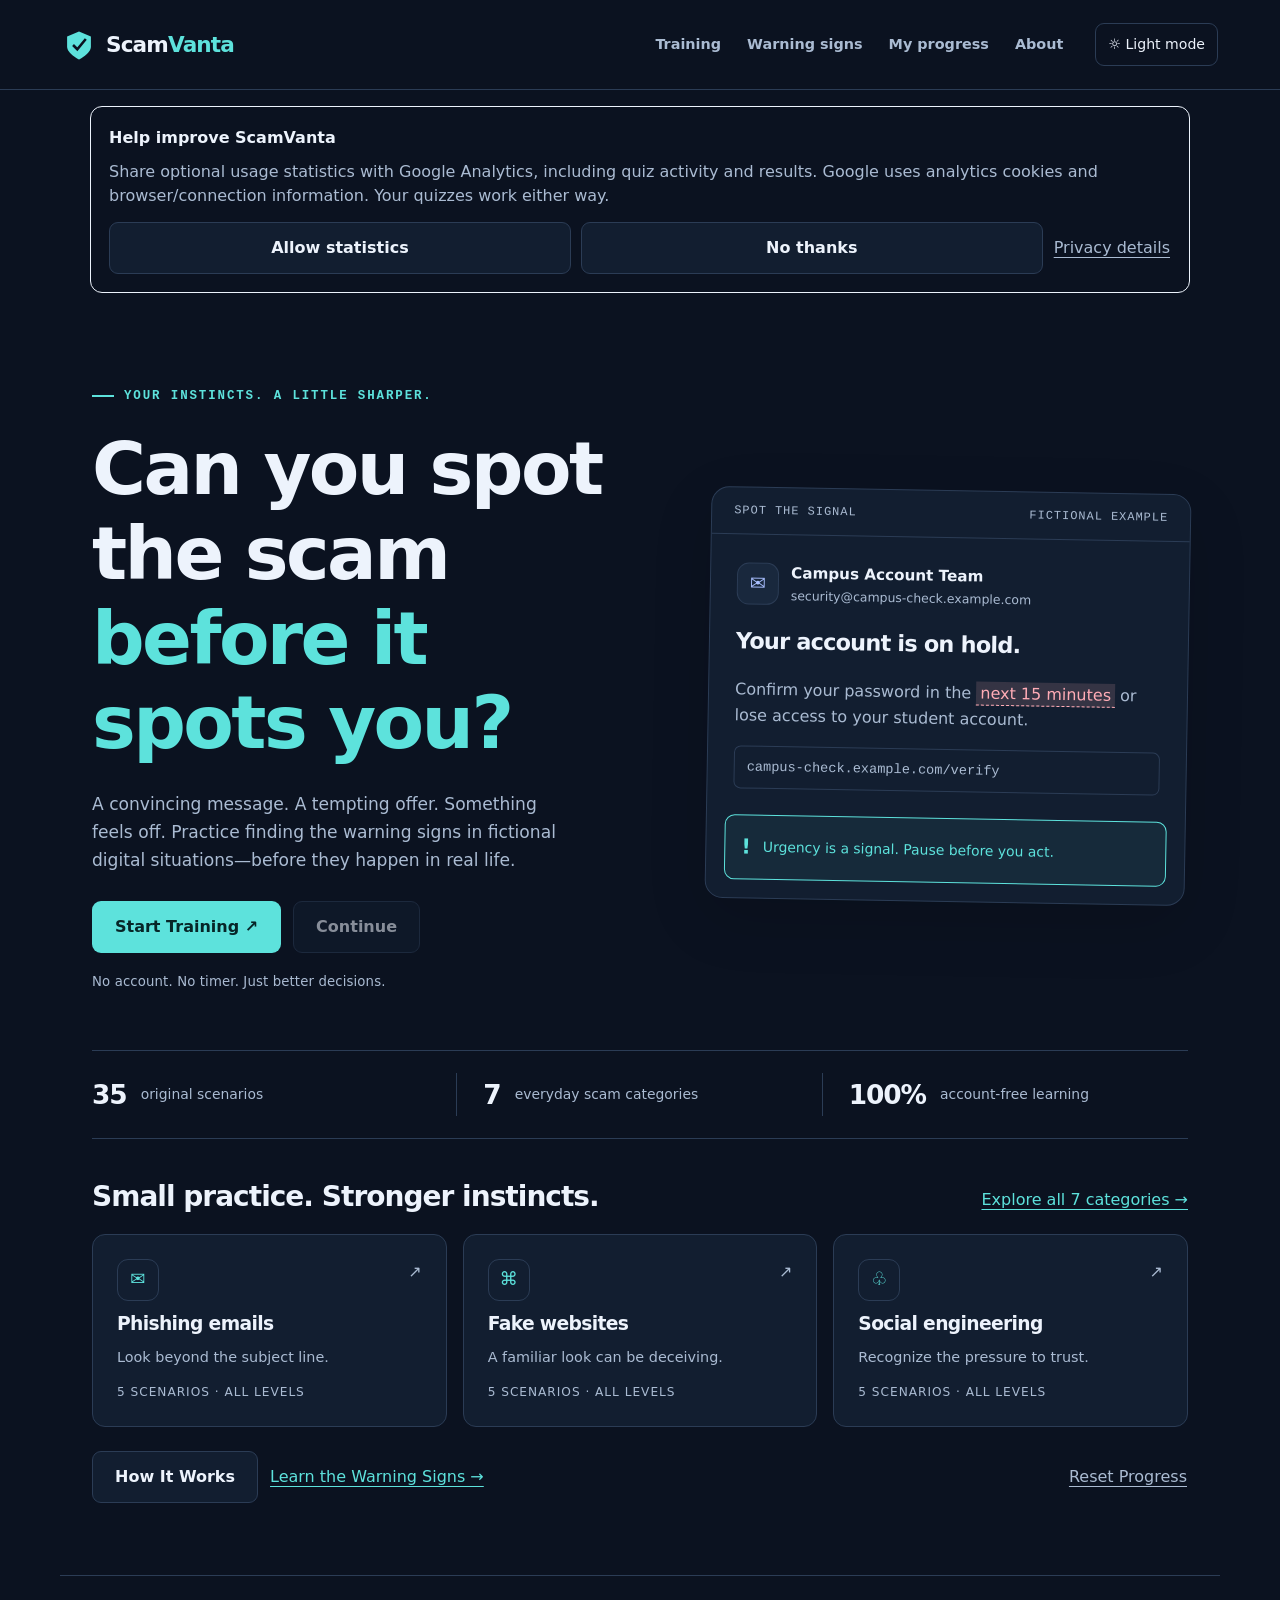
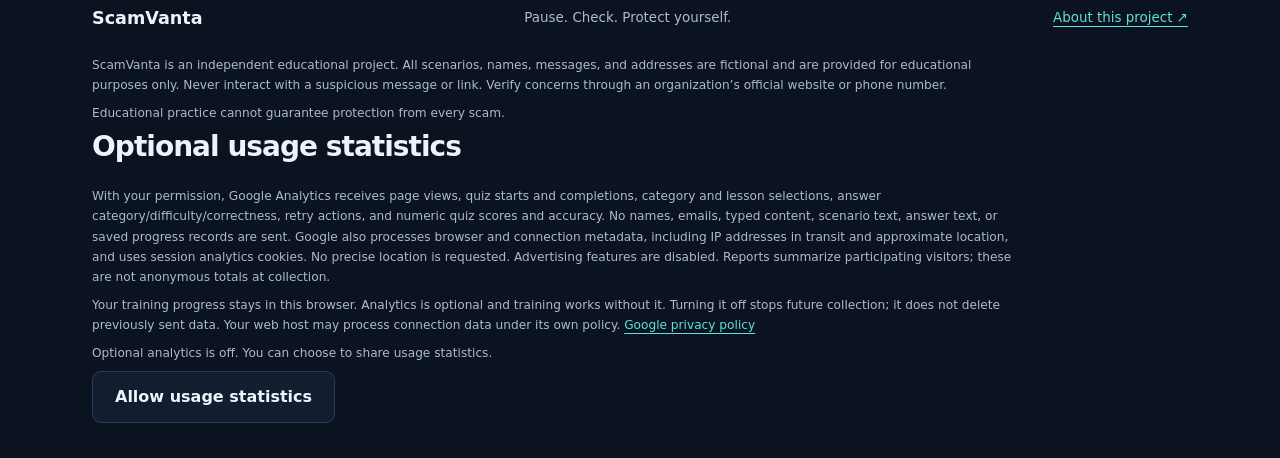
<file: index.html>
<!doctype html>
<html lang="en" data-theme="dark">
<head>
  <meta charset="utf-8">
  <meta name="viewport" content="width=device-width, initial-scale=1">
  <meta name="referrer" content="no-referrer">
  <meta name="description" content="Practice spotting online scams with 35 original interactive scenarios. Free, private, beginner-friendly cybersecurity training.">
  <meta name="theme-color" content="#0b1220">
  <title>ScamVanta — Learn to spot online scams</title>
  <link rel="icon" href="data:image/svg+xml,%3Csvg xmlns='http://www.w3.org/2000/svg' viewBox='0 0 40 40'%3E%3Crect width='40' height='40' rx='10' fill='%235de2dc'/%3E%3Cpath d='M20 7 31 12v9c0 7-11 13-11 13S9 28 9 21v-9z' fill='%230b1220'/%3E%3Cpath d='m15 20 4 4 7-9' fill='none' stroke='%235de2dc' stroke-width='3'/%3E%3C/svg%3E">
  <link rel="stylesheet" href="./styles.css?v=2">
  <script src="./scenarios.js" defer></script>
  <script src="./analytics-config.js" defer></script>
  <script src="./analytics.js?v=2" defer></script>
  <script src="./script.js" defer></script>
</head>
<body>
  <a class="skip" href="#main">Skip to content</a>
  <header class="site-header">
    <div class="header-inner">
      <a href="#home" class="brand" aria-label="ScamVanta home"><svg viewBox="0 0 40 40" aria-hidden="true"><path d="M20 4 34 10v12c0 8-14 15-14 15S6 30 6 22V10z"/><path class="check" d="m13 20 5 5 10-12"/></svg>Scam<span>Vanta</span></a>
      <button id="menu-toggle" class="icon-button menu-toggle" aria-expanded="false" aria-controls="navigation">☰ <span>Menu</span></button>
      <nav id="navigation" aria-label="Main navigation">
        <a href="#categories">Training</a><a href="#learn">Warning signs</a><a href="#progress">My progress</a><a href="#about">About</a>
      </nav>
      <button id="theme-toggle" class="icon-button" aria-label="Switch to light theme">☼ <span id="theme-label">Light mode</span></button>
    </div>
  </header>
  <section id="analytics-banner" class="analytics-banner" aria-labelledby="analytics-banner-title" hidden>
    <strong id="analytics-banner-title">Help improve ScamVanta</strong>
    <p>Share optional usage statistics with Google Analytics, including quiz activity and results. Google uses analytics cookies and browser/connection information. Your quizzes work either way.</p>
    <div class="actions">
      <button id="banner-allow" class="button secondary" type="button">Allow statistics</button>
      <button id="banner-decline" class="button secondary" type="button">No thanks</button>
      <button id="banner-details" class="button quiet" type="button">Privacy details</button>
    </div>
  </section>
  <div id="storage-notice" class="notice" role="status" hidden></div>
  <main id="main" tabindex="-1"></main>
  <footer>
    <div class="footer-top"><a class="footer-brand" href="#home">ScamVanta</a><span>Pause. Check. Protect yourself.</span><a href="#about">About this project ↗</a></div>
    <p>ScamVanta is an independent educational project. All scenarios, names, messages, and addresses are fictional and are provided for educational purposes only. Never interact with a suspicious message or link. Verify concerns through an organization’s official website or phone number.</p>
    <p>Educational practice cannot guarantee protection from every scam.</p>
    <section id="analytics-privacy" tabindex="-1" aria-label="Analytics privacy choices">
      <h2>Optional usage statistics</h2>
      <p>With your permission, Google Analytics receives page views, quiz starts and completions, category and lesson selections, answer category/difficulty/correctness, retry actions, and numeric quiz scores and accuracy. No names, emails, typed content, scenario text, answer text, or saved progress records are sent. Google also processes browser and connection metadata, including IP addresses in transit and approximate location, and uses session analytics cookies. No precise location is requested. Advertising features are disabled. Reports summarize participating visitors; these are not anonymous totals at collection.</p>
      <p>Your training progress stays in this browser. Analytics is optional and training works without it. Turning it off stops future collection; it does not delete previously sent data. Your web host may process connection data under its own policy. <a href="https://policies.google.com/privacy" target="_blank" rel="noopener noreferrer">Google privacy policy</a></p>
      <p id="analytics-status" role="status">Optional analytics is off.</p>
      <div class="actions"><button id="analytics-allow" class="button secondary" type="button" hidden>Allow usage statistics</button><button id="analytics-decline" class="button secondary" type="button" hidden>Turn off usage statistics</button></div>
    </section>
  </footer>
  <dialog id="confirm-dialog" aria-labelledby="confirm-title" aria-describedby="confirm-description">
    <h2 id="confirm-title">Reset all progress?</h2><p id="confirm-description"></p>
    <div class="actions"><button id="confirm-cancel" class="button secondary" autofocus>Cancel</button><button id="confirm-accept" class="button danger">Reset Progress</button></div>
  </dialog>
  <noscript><p class="notice">Please enable JavaScript to use the interactive training. Optional analytics remains off without JavaScript.</p></noscript>
</body>
</html>
</file>
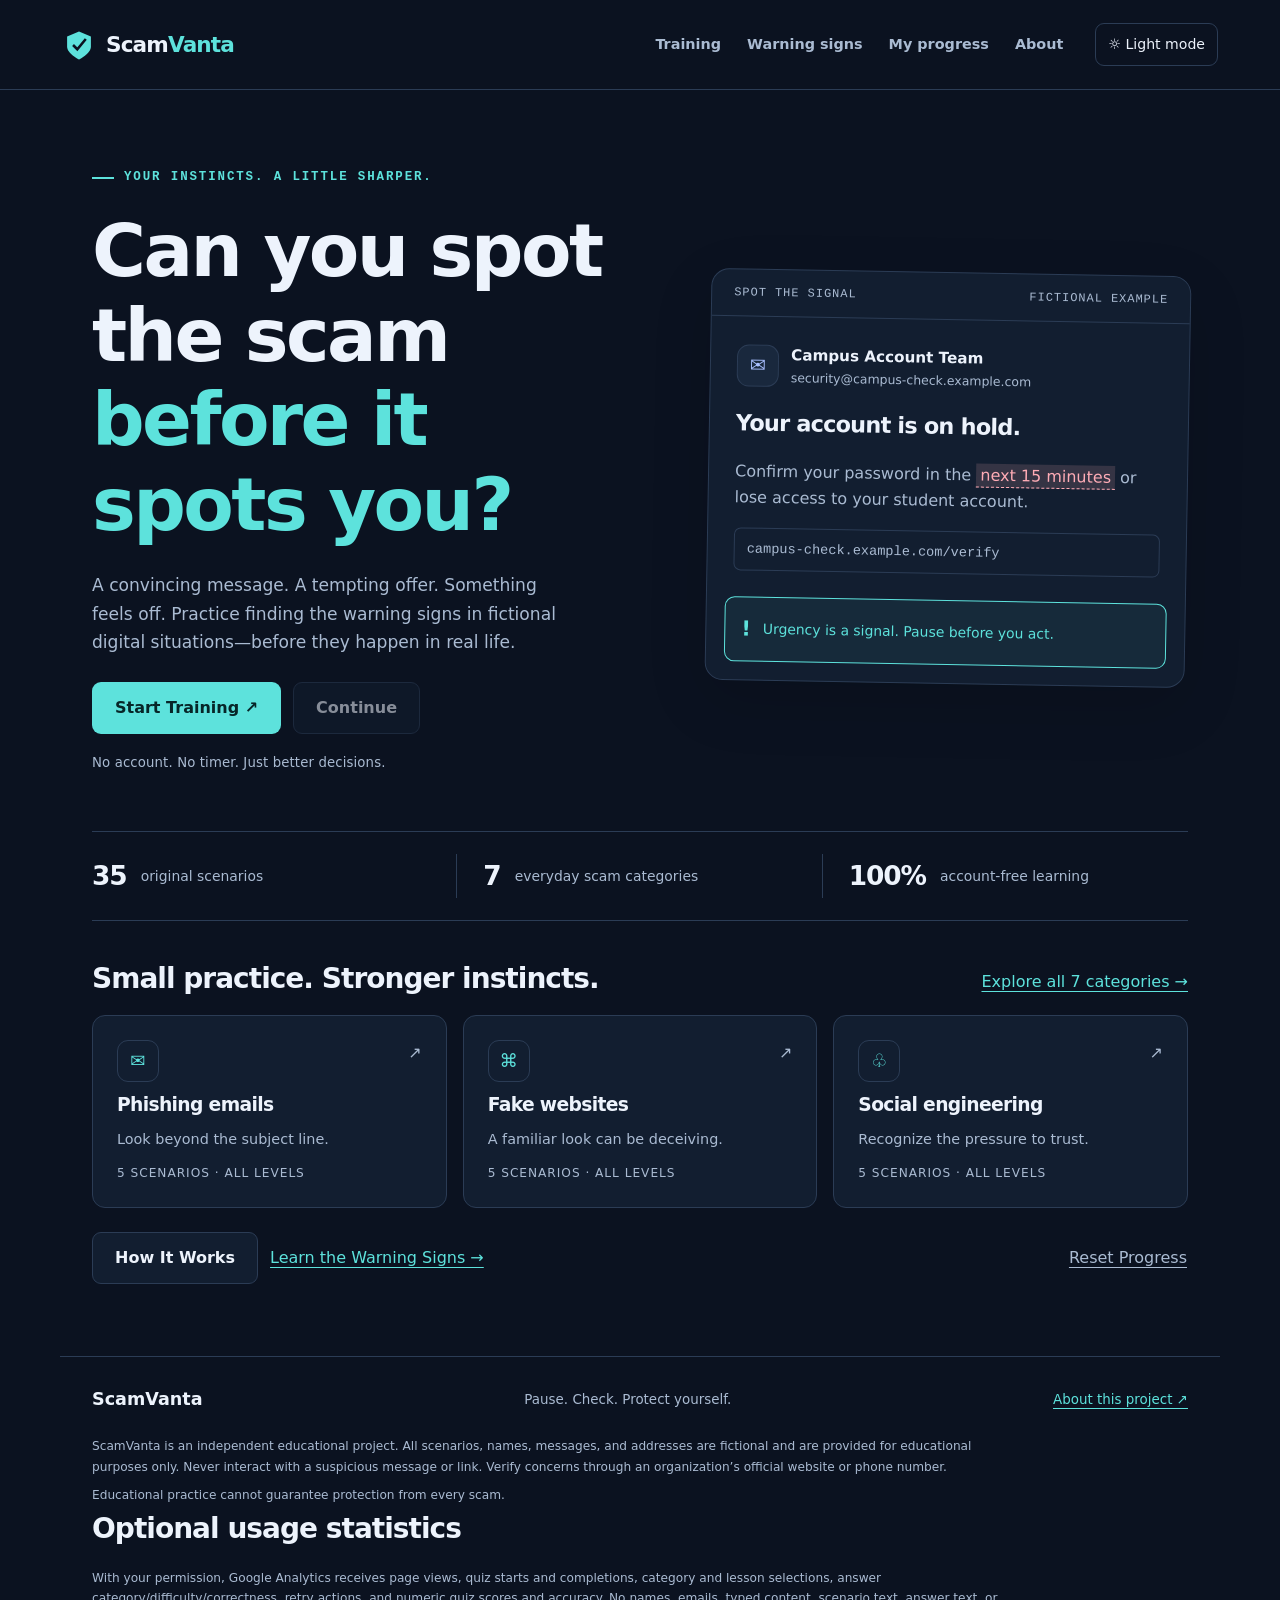
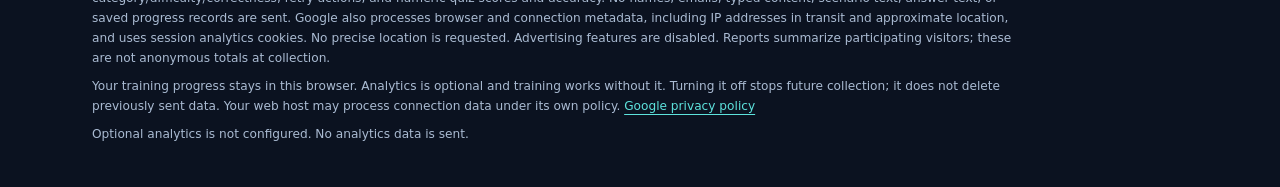
<file: scamvanta/index.html>
<!doctype html>
<html lang="en" data-theme="dark">
<head>
  <meta charset="utf-8">
  <meta name="viewport" content="width=device-width, initial-scale=1">
  <meta name="referrer" content="no-referrer">
  <meta name="description" content="Practice spotting online scams with 35 original interactive scenarios. Free, private, beginner-friendly cybersecurity training.">
  <meta name="theme-color" content="#0b1220">
  <title>ScamVanta — Learn to spot online scams</title>
  <link rel="icon" href="data:image/svg+xml,%3Csvg xmlns='http://www.w3.org/2000/svg' viewBox='0 0 40 40'%3E%3Crect width='40' height='40' rx='10' fill='%235de2dc'/%3E%3Cpath d='M20 7 31 12v9c0 7-11 13-11 13S9 28 9 21v-9z' fill='%230b1220'/%3E%3Cpath d='m15 20 4 4 7-9' fill='none' stroke='%235de2dc' stroke-width='3'/%3E%3C/svg%3E">
  <link rel="stylesheet" href="./styles.css?v=1">
  <script src="./scenarios.js" defer></script>
  <script src="./analytics-config.js" defer></script>
  <script src="./analytics.js" defer></script>
  <script src="./script.js" defer></script>
</head>
<body>
  <a class="skip" href="#main">Skip to content</a>
  <header class="site-header">
    <div class="header-inner">
      <a href="#home" class="brand" aria-label="ScamVanta home"><svg viewBox="0 0 40 40" aria-hidden="true"><path d="M20 4 34 10v12c0 8-14 15-14 15S6 30 6 22V10z"/><path class="check" d="m13 20 5 5 10-12"/></svg>Scam<span>Vanta</span></a>
      <button id="menu-toggle" class="icon-button menu-toggle" aria-expanded="false" aria-controls="navigation">☰ <span>Menu</span></button>
      <nav id="navigation" aria-label="Main navigation">
        <a href="#categories">Training</a><a href="#learn">Warning signs</a><a href="#progress">My progress</a><a href="#about">About</a>
      </nav>
      <button id="theme-toggle" class="icon-button" aria-label="Switch to light theme">☼ <span id="theme-label">Light mode</span></button>
    </div>
  </header>
  <div id="storage-notice" class="notice" role="status" hidden></div>
  <main id="main" tabindex="-1"></main>
  <footer>
    <div class="footer-top"><a class="footer-brand" href="#home">ScamVanta</a><span>Pause. Check. Protect yourself.</span><a href="#about">About this project ↗</a></div>
    <p>ScamVanta is an independent educational project. All scenarios, names, messages, and addresses are fictional and are provided for educational purposes only. Never interact with a suspicious message or link. Verify concerns through an organization’s official website or phone number.</p>
    <p>Educational practice cannot guarantee protection from every scam.</p>
    <section aria-label="Analytics privacy choices">
      <h2>Optional usage statistics</h2>
      <p>With your permission, Google Analytics receives page views, quiz starts and completions, category and lesson selections, answer category/difficulty/correctness, retry actions, and numeric quiz scores and accuracy. No names, emails, typed content, scenario text, answer text, or saved progress records are sent. Google also processes browser and connection metadata, including IP addresses in transit and approximate location, and uses session analytics cookies. No precise location is requested. Advertising features are disabled. Reports summarize participating visitors; these are not anonymous totals at collection.</p>
      <p>Your training progress stays in this browser. Analytics is optional and training works without it. Turning it off stops future collection; it does not delete previously sent data. Your web host may process connection data under its own policy. <a href="https://policies.google.com/privacy" target="_blank" rel="noopener noreferrer">Google privacy policy</a></p>
      <p id="analytics-status" role="status">Optional analytics is off.</p>
      <div class="actions"><button id="analytics-allow" class="button secondary" type="button" hidden>Allow usage statistics</button><button id="analytics-decline" class="button secondary" type="button" hidden>Turn off usage statistics</button></div>
    </section>
  </footer>
  <dialog id="confirm-dialog" aria-labelledby="confirm-title" aria-describedby="confirm-description">
    <h2 id="confirm-title">Reset all progress?</h2><p id="confirm-description"></p>
    <div class="actions"><button id="confirm-cancel" class="button secondary" autofocus>Cancel</button><button id="confirm-accept" class="button danger">Reset Progress</button></div>
  </dialog>
  <noscript><p class="notice">Please enable JavaScript to use the interactive training. Optional analytics remains off without JavaScript.</p></noscript>
</body>
</html>
</file>
<file: styles.css>
:root {
  color-scheme:dark;
  --bg:#0b1220;
  --surface:#121e30;
  --raised:#19283d;
  --text:#edf3fc;
  --muted:#aabbd2;
  --line:#2b3c55;
  --accent:#5de2dc;
  --ink:#072628;
  --blue:#a9bfff;
  --good:#82e3b0;
  --bad:#ffacb6;
  --shadow:0 20px 60px #0002;
}
:root[data-theme=light] {
  color-scheme:light;
  --bg:#f4f7fc;
  --surface:#fff;
  --raised:#eaf0f8;
  --text:#14253e;
  --muted:#4d617c;
  --line:#cad5e4;
  --accent:#077572;
  --ink:#fff;
  --blue:#3658ab;
  --good:#156940;
  --bad:#a52540;
  --shadow:0 16px 50px #2136530b;
}
* {
  box-sizing:border-box;
}
html {
  scroll-behavior:smooth;
}
body {
  margin:0;
  background:var(--bg);
  color:var(--text);
  font:16px/1.65 system-ui,-apple-system,BlinkMacSystemFont,"Segoe UI",sans-serif;
}
button,a,input {
  touch-action:manipulation;
}
button {
  font:inherit;
  cursor:pointer;
}
a {
  color:var(--accent);
  text-underline-offset:4px;
}
button:disabled {
  cursor:default;
  opacity:.55;
}
button:focus-visible,a:focus-visible,summary:focus-visible {
  outline:3px solid var(--accent);
  outline-offset:5px;
}
h1,h2,h3,p {
  margin-top:0;
}
h1,h2,h3 {
  line-height:1.15;
  letter-spacing:-.035em;
}
h1 {
  font-size:clamp(2.3rem,5.8vw,4.6rem);
  font-weight:750;
  margin-bottom:24px;
}
h2 {
  font-size:1.75rem;
}
h3 {
  font-size:1.17rem;
}
p {
  color:var(--muted);
}
[hidden] {
  display:none!important;
}
.skip {
  position:absolute;
  left:20px;
  top:-80px;
  background:var(--accent);
  color:var(--ink);
  padding:12px;
  z-index:10;
}
.skip:focus {
  top:10px;
}
.site-header {
  border-bottom:1px solid var(--line);
}
.header-inner {
  max-width:1220px;
  margin:auto;
  display:flex;
  gap:32px;
  align-items:center;
  padding:23px 32px;
}
.brand {
  display:flex;
  align-items:center;
  gap:10px;
  font-size:1.35rem;
  font-weight:750;
  color:var(--text);
  text-decoration:none;
  letter-spacing:-.04em;
}
.brand span {
  color:var(--accent);
  margin-left:-10px;
}
.brand svg {
  width:34px;
  fill:var(--accent);
}
.brand .check {
  fill:none;
  stroke:var(--bg);
  stroke-width:3;
}
.header-inner nav {
  display:flex;
  gap:26px;
  margin-left:auto;
}
.header-inner nav a {
  font-size:.9rem;
  color:var(--muted);
  text-decoration:none;
  font-weight:600;
}
.header-inner nav a:hover,.header-inner nav a[aria-current=page] {
  color:var(--accent);
}
.icon-button {
  background:none;
  border:1px solid var(--line);
  border-radius:9px;
  color:var(--text);
  padding:9px 12px;
  font-size:.88rem;
}
.menu-toggle {
  display:none;
}
main {
  max-width:1160px;
  margin:auto;
  padding:48px 32px 72px;
  min-height:68vh;
}
main:focus {
  outline:none;
}
.eyebrow {
  display:flex;
  align-items:center;
  gap:10px;
  color:var(--accent);
  font:700 .78rem/1.5 ui-monospace,Consolas,monospace;
  letter-spacing:.15em;
  text-transform:uppercase;
  margin-bottom:22px;
}
.eyebrow:before {
  content:"";
  display:inline-block;
  width:22px;
  height:2px;
  background:var(--accent);
}
.hero {
  display:grid;
  grid-template-columns:1.15fr 1fr;
  gap:64px;
  align-items:center;
  padding:30px 0 44px;
}
.hero h1 em {
  font-style:normal;
  color:var(--accent);
}
.hero .intro {
  font-size:1.07rem;
  max-width:480px;
  margin-bottom:26px;
}
.actions {
  display:flex;
  gap:12px;
  flex-wrap:wrap;
  align-items:center;
}
.button {
  display:inline-flex;
  justify-content:center;
  align-items:center;
  gap:10px;
  border-radius:9px;
  border:1px solid transparent;
  padding:13px 22px;
  font-weight:700;
  text-decoration:none;
  background:var(--accent);
  color:var(--ink);
  line-height:1.5;
  transition:transform .16s,background .16s;
}
.button:hover:not(:disabled) {
  transform:translateY(-2px);
  filter:brightness(1.08);
}
.button.secondary {
  border-color:var(--line);
  background:var(--surface);
  color:var(--text);
}
.button.quiet {
  padding:8px 0;
  background:none;
  color:var(--muted);
  font-weight:500;
  text-decoration:underline;
  text-underline-offset:4px;
}
.button.danger {
  background:var(--bad);
  color:var(--bg);
}
.micro {
  font-size:.83rem;
  margin-top:18px;
  letter-spacing:.01em;
}
.demo {
  position:relative;
  background:var(--surface);
  border:1px solid var(--line);
  border-radius:18px;
  box-shadow:var(--shadow);
  transform:rotate(1deg);
}
.demo-top {
  padding:16px 22px;
  border-bottom:1px solid var(--line);
  display:flex;
  justify-content:space-between;
  font:500 .75rem ui-monospace,Consolas,monospace;
  color:var(--muted);
  letter-spacing:.08em;
}
.demo-body {
  padding:26px;
}
.avatar {
  height:42px;
  width:42px;
  background:var(--raised);
  border:1px solid var(--line);
  border-radius:12px;
  display:grid;
  place-items:center;
  color:var(--blue);
  font-size:1.2rem;
}
.sender {
  display:flex;
  gap:12px;
  align-items:center;
  margin-bottom:22px;
}
.sender strong {
  display:block;
  font-size:.95rem;
}
.sender small {
  display:block;
  color:var(--muted);
  font-size:.78rem;
  overflow-wrap:anywhere;
}
.demo h3 {
  font-size:1.4rem;
}
.demo .flag {
  display:inline;
  background:color-mix(in srgb,var(--bad) 15%,transparent);
  color:var(--bad);
  padding:2px 4px;
  border-bottom:1px dashed var(--bad);
}
.demo-url {
  font: .85rem/1.6 ui-monospace,Consolas,monospace;
  color:var(--muted);
  overflow-wrap:anywhere;
  border:1px solid var(--line);
  padding:10px 12px;
  border-radius:7px;
}
.demo-bottom {
  display:flex;
  gap:12px;
  align-items:center;
  margin:0 18px 18px;
  padding:14px 16px;
  border:1px solid var(--accent);
  border-radius:10px;
  background:color-mix(in srgb,var(--accent) 6%,var(--surface));
  font-size:.87rem;
  color:var(--accent);
}
.demo-bottom b {
  font-size:1.3rem;
}
.facts {
  display:grid;
  grid-template-columns:repeat(3,1fr);
  border-top:1px solid var(--line);
  border-bottom:1px solid var(--line);
  padding:22px 0;
  margin:0 0 42px;
}
.fact {
  padding:0 26px;
  border-right:1px solid var(--line);
  display:flex;
  gap:14px;
  align-items:center;
}
.fact:first-child {
  padding-left:0;
}
.fact:last-child {
  border:0;
}
.fact strong {
  font-size:1.65rem;
  letter-spacing:-.04em;
}
.fact span {
  font-size:.87rem;
  color:var(--muted);
  line-height:1.5;
}
.section-heading {
  display:flex;
  justify-content:space-between;
  align-items:end;
  gap:16px;
  margin-bottom:20px;
}
.section-heading h2 {
  margin-bottom:0;
}
.section-heading p {
  margin-bottom:0;
}
.grid {
  display:grid;
  grid-template-columns:repeat(3,minmax(0,1fr));
  gap:16px;
}
.card {
  background:var(--surface);
  border:1px solid var(--line);
  border-radius:13px;
  padding:24px;
}
.card p:last-child {
  margin-bottom:0;
}
.topic-card {
  display:flex;
  flex-direction:column;
  gap:12px;
  position:relative;
  color:var(--text);
  text-decoration:none;
  transition:border-color .18s,transform .18s;
}
.topic-card:hover {
  border-color:var(--accent);
  transform:translateY(-3px);
}
.topic-card .symbol {
  width:42px;
  height:42px;
  border:1px solid var(--line);
  border-radius:11px;
  display:grid;
  place-items:center;
  color:var(--accent);
  font-size:1.15rem;
}
.topic-card h3 {
  margin:0;
}
.topic-card p {
  font-size:.9rem;
  margin:0;
}
.topic-card .card-meta {
  font-size:.76rem;
  letter-spacing:.08em;
  text-transform:uppercase;
  color:var(--muted);
  margin-top:auto;
}
.topic-card .arrow {
  position:absolute;
  right:24px;
  top:24px;
  color:var(--muted);
}
.home-bottom {
  display:flex;
  justify-content:space-between;
  align-items:center;
  margin-top:24px;
  gap:16px;
}
.page-intro {
  max-width:720px;
  margin-bottom:30px;
}
.page-intro h1 {
  font-size:clamp(2.2rem,4vw,3.5rem);
}
.page-intro p {
  font-size:1.05rem;
}
.mixed-card {
  display:flex;
  justify-content:space-between;
  gap:22px;
  align-items:center;
  border-color:var(--accent);
  margin-bottom:24px;
  background:linear-gradient(110deg,color-mix(in srgb,var(--accent) 9%,var(--surface)),var(--surface));
}
.mixed-card h2 {
  margin-bottom:7px;
}
.mixed-card p {
  margin:0;
}
.session-bar {
  display:flex;
  justify-content:space-between;
  align-items:center;
  gap:12px;
  margin-bottom:22px;
}
.session-bar h1 {
  font-size:1.15rem;
  margin:0;
}
.score-row {
  display:flex;
  gap:24px;
  font-size:.87rem;
  color:var(--muted);
}
.score-row strong {
  color:var(--text);
  margin-left:6px;
}
.quiz-wrap {
  max-width:800px;
  margin:auto;
}
.progress-label {
  display:flex;
  justify-content:space-between;
  font-size:.8rem;
  color:var(--muted);
  margin-bottom:9px;
}
progress {
  width:100%;
  height:7px;
  display:block;
  border:0;
  appearance:none;
  background:var(--raised);
  border-radius:20px;
  overflow:hidden;
  margin-bottom:30px;
}
progress::-webkit-progress-bar {
  background:var(--raised);
}
progress::-webkit-progress-value {
  background:var(--accent);
  border-radius:20px;
}
progress::-moz-progress-bar {
  background:var(--accent);
}
.badges {
  display:flex;
  gap:9px;
  flex-wrap:wrap;
  margin-bottom:20px;
}
.badge {
  font-size:.76rem;
  color:var(--blue);
  background:var(--raised);
  border:1px solid var(--line);
  border-radius:30px;
  padding:4px 11px;
}
.quiz-title {
  font-size:1.8rem;
  margin-bottom:22px;
}
.message {
  background:var(--surface);
  border:1px solid var(--line);
  border-radius:12px;
  overflow:hidden;
  margin-bottom:26px;
}
.message-label {
  display:flex;
  justify-content:space-between;
  gap:14px;
  padding:12px 20px;
  background:var(--raised);
  font-size:.78rem;
  color:var(--muted);
}
.message-text {
  margin:0;
  padding:24px;
  white-space:pre-wrap;
  overflow-wrap:anywhere;
  color:var(--text);
  font-size:1.03rem;
  line-height:1.8;
}
.question-label {
  font-size:1.1rem;
  margin-bottom:14px;
}
.answers {
  display:grid;
  gap:11px;
}
.answer {
  display:flex;
  align-items:center;
  text-align:left;
  gap:16px;
  width:100%;
  background:var(--surface);
  border:1px solid var(--line);
  border-radius:10px;
  padding:16px 18px;
  color:var(--text);
  line-height:1.5;
  transition:border-color .15s,background .15s;
}
.answer:hover:not(:disabled) {
  border-color:var(--accent);
  background:var(--raised);
}
.answer .key {
  flex-shrink:0;
  display:grid;
  place-items:center;
  width:29px;
  height:29px;
  border:1px solid var(--line);
  border-radius:6px;
  color:var(--muted);
  font:500 .84rem ui-monospace,Consolas,monospace;
}
.answer:disabled {
  opacity:1;
}
.answer.correct {
  border:2px solid var(--good);
}
.answer.incorrect {
  border:2px solid var(--bad);
}
.answer small {
  display:block;
  font-weight:700;
  margin-top:3px;
}
.answer.correct small {
  color:var(--good);
}
.answer.incorrect small {
  color:var(--bad);
}
.quiz-help {
  font-size:.8rem;
  margin-top:14px;
}
.feedback {
  border-left:4px solid var(--accent);
  margin-top:24px;
  background:var(--surface);
  padding:24px;
  border-radius:0 12px 12px 0;
}
.feedback h2 {
  font-size:1.4rem;
}
.feedback h3 {
  margin-top:22px;
  font-size:.94rem;
  letter-spacing:0;
}
.feedback ul {
  padding-left:22px;
  color:var(--muted);
}
.feedback li::marker {
  color:var(--bad);
}
.safe-action {
  color:var(--text);
  padding:14px;
  border:1px solid var(--line);
  border-radius:8px;
}
.feedback .actions {
  justify-content:flex-end;
}
.stats-grid {
  display:grid;
  grid-template-columns:repeat(4,1fr);
  gap:14px;
  margin:25px 0;
}
.stat {
  padding:20px;
  border:1px solid var(--line);
  border-radius:12px;
  background:var(--surface);
}
.stat strong {
  display:block;
  font-size:2rem;
  line-height:1.25;
  letter-spacing:-.04em;
}
.stat span {
  font-size:.85rem;
  color:var(--muted);
}
.split {
  display:grid;
  grid-template-columns:1fr 1fr;
  gap:24px;
  margin-bottom:30px;
}
.performance-row {
  margin-bottom:18px;
}
.performance-label {
  display:flex;
  justify-content:space-between;
  gap:14px;
  font-size:.9rem;
  margin-bottom:7px;
}
.performance-row progress {
  height:5px;
  margin:0;
}
.performance-label span {
  color:var(--muted);
  white-space:nowrap;
}
details {
  border:1px solid var(--line);
  border-radius:10px;
  margin-bottom:12px;
  background:var(--surface);
}
summary {
  cursor:pointer;
  padding:18px 20px;
  font-weight:650;
}
details .detail-body {
  padding:0 20px 20px;
}
details .detail-body p {
  margin-bottom:12px;
}
details ul {
  color:var(--muted);
}
.learning-grid {
  grid-template-columns:repeat(2,minmax(0,1fr));
}
.learning-grid .card {
  scroll-margin-top:24px;
}
.learning-grid h2 {
  font-size:1.2rem;
  letter-spacing:-.02em;
}
.learning-grid .number {
  display:block;
  font:500 .82rem ui-monospace,Consolas,monospace;
  color:var(--accent);
  margin-bottom:16px;
}
.learning-grid .example {
  border-top:1px solid var(--line);
  padding-top:13px;
  font-size:.9rem;
  color:var(--text);
}
.notice {
  max-width:1096px;
  margin:20px auto;
  padding:14px 20px;
  border:1px solid var(--bad);
  border-radius:8px;
  color:var(--text);
  background:var(--surface);
}
.prose {
  max-width:750px;
}
.prose h2 {
  margin-top:30px;
}
.prose li {
  color:var(--muted);
  margin-bottom:14px;
}
.prose .card {
  margin:25px 0;
}
.empty {
  padding:36px;
  text-align:center;
  border:1px dashed var(--line);
  border-radius:12px;
  margin:24px 0;
}
footer {
  max-width:1160px;
  padding:28px 32px 35px;
  margin:auto;
  border-top:1px solid var(--line);
}
.footer-top {
  display:flex;
  align-items:center;
  justify-content:space-between;
  gap:20px;
  margin-bottom:22px;
  font-size:.84rem;
  color:var(--muted);
}
.footer-brand {
  font-size:1.1rem;
  font-weight:750;
  text-decoration:none;
  color:var(--text);
}
footer p {
  font-size:.76rem;
  max-width:920px;
  margin-bottom:8px;
}
dialog {
  max-width:460px;
  width:calc(100% - 40px);
  background:var(--surface);
  color:var(--text);
  border:1px solid var(--line);
  padding:28px;
  border-radius:15px;
  box-shadow:var(--shadow);
}
dialog::backdrop {
  background:#040914bb;
  backdrop-filter:blur(4px);
}
dialog h2 {
  font-size:1.5rem;
}
dialog .actions {
  justify-content:flex-end;
}
main>* {
  animation:appear .25s ease-out;
}
@keyframes appear {
  from {
    opacity:0;
    transform:translateY(5px);
  }
  to {
    opacity:1;
    transform:translateY(0);
  }
}
@media(max-width:1000px) {
  .header-inner {
    gap:18px;
  }
  .header-inner nav {
    gap:16px;
  }
  .hero {
    gap:32px;
  }
  .header-inner #theme-label {
    display:none;
  }
  .grid {
    grid-template-columns:repeat(2,minmax(0,1fr));
  }
}
@media(max-width:700px) {
  .header-inner {
    padding:18px 20px;
    flex-wrap:wrap;
    gap:12px;
  }
  .brand {
    font-size:1.15rem;
  }
  .brand svg {
    width:28px;
  }
  .menu-toggle {
    display:block;
    margin-left:auto;
  }
  .header-inner nav {
    display:none;
    order:4;
    width:100%;
    margin:0;
    padding-top:10px;
    border-top:1px solid var(--line);
    flex-wrap:wrap;
    gap:18px;
  }
  .header-inner nav.open {
    display:flex;
  }
  main {
    padding:30px 20px 45px;
  }
  .hero {
    grid-template-columns:1fr;
    padding:10px 0 32px;
    gap:32px;
  }
  .hero h1 {
    max-width:500px;
  }
  .demo {
    transform:none;
  }
  .facts {
    padding:18px 0;
    gap:12px;
    margin-bottom:30px;
  }
  .fact {
    display:block;
    padding:0 10px;
  }
  .fact strong {
    display:block;
    font-size:1.4rem;
  }
  .fact span {
    font-size:.77rem;
  }
  .grid,.learning-grid,.split {
    grid-template-columns:1fr;
  }
  .section-heading {
    display:block;
  }
  .section-heading p {
    margin-top:10px;
  }
  .mixed-card {
    align-items:stretch;
    flex-direction:column;
  }
  .stats-grid {
    grid-template-columns:repeat(2,1fr);
  }
  .home-bottom {
    align-items:flex-start;
    flex-direction:column;
  }
  .session-bar {
    align-items:flex-start;
    flex-wrap:wrap;
  }
  .score-row {
    gap:18px;
  }
  .message-text {
    padding:20px;
  }
  .quiz-title {
    font-size:1.6rem;
  }
  .answer {
    padding:14px 12px;
    gap:12px;
  }
  .feedback {
    padding:20px;
  }
  .footer-top {
    flex-wrap:wrap;
    gap:12px;
  }
  .footer-top span {
    display:none;
  }
  footer {
    padding:25px 20px;
  }
  .page-intro h1 {
    font-size:2.3rem;
  }
}
.card {
  min-width:0;
  overflow-wrap:anywhere;
}
@media(prefers-reduced-motion:reduce) {
  html {
    scroll-behavior:auto;
  }
  *,*::before,*::after {
    animation:none!important;
    transition:none!important;
  }
}

/* In-flow notice: visible at arrival without covering training controls. */
.analytics-banner { margin: 16px auto; padding: 18px; max-width: 1100px; width: calc(100% - 32px); box-sizing: border-box; border: 1px solid currentColor; border-radius: 12px; }
.analytics-banner[hidden] { display: none; }
.analytics-banner p { margin: 8px 0 14px; line-height: 1.5; }
.analytics-banner .actions { display: flex; flex-wrap: wrap; gap: 10px; }
.analytics-banner .button.secondary { flex: 1 1 160px; }
#analytics-privacy { scroll-margin-top: 100px; }
</file>
<file: scamvanta/styles.css>
:root {
  color-scheme:dark;
  --bg:#0b1220;
  --surface:#121e30;
  --raised:#19283d;
  --text:#edf3fc;
  --muted:#aabbd2;
  --line:#2b3c55;
  --accent:#5de2dc;
  --ink:#072628;
  --blue:#a9bfff;
  --good:#82e3b0;
  --bad:#ffacb6;
  --shadow:0 20px 60px #0002;
}
:root[data-theme=light] {
  color-scheme:light;
  --bg:#f4f7fc;
  --surface:#fff;
  --raised:#eaf0f8;
  --text:#14253e;
  --muted:#4d617c;
  --line:#cad5e4;
  --accent:#077572;
  --ink:#fff;
  --blue:#3658ab;
  --good:#156940;
  --bad:#a52540;
  --shadow:0 16px 50px #2136530b;
}
* {
  box-sizing:border-box;
}
html {
  scroll-behavior:smooth;
}
body {
  margin:0;
  background:var(--bg);
  color:var(--text);
  font:16px/1.65 system-ui,-apple-system,BlinkMacSystemFont,"Segoe UI",sans-serif;
}
button,a,input {
  touch-action:manipulation;
}
button {
  font:inherit;
  cursor:pointer;
}
a {
  color:var(--accent);
  text-underline-offset:4px;
}
button:disabled {
  cursor:default;
  opacity:.55;
}
button:focus-visible,a:focus-visible,summary:focus-visible {
  outline:3px solid var(--accent);
  outline-offset:5px;
}
h1,h2,h3,p {
  margin-top:0;
}
h1,h2,h3 {
  line-height:1.15;
  letter-spacing:-.035em;
}
h1 {
  font-size:clamp(2.3rem,5.8vw,4.6rem);
  font-weight:750;
  margin-bottom:24px;
}
h2 {
  font-size:1.75rem;
}
h3 {
  font-size:1.17rem;
}
p {
  color:var(--muted);
}
[hidden] {
  display:none!important;
}
.skip {
  position:absolute;
  left:20px;
  top:-80px;
  background:var(--accent);
  color:var(--ink);
  padding:12px;
  z-index:10;
}
.skip:focus {
  top:10px;
}
.site-header {
  border-bottom:1px solid var(--line);
}
.header-inner {
  max-width:1220px;
  margin:auto;
  display:flex;
  gap:32px;
  align-items:center;
  padding:23px 32px;
}
.brand {
  display:flex;
  align-items:center;
  gap:10px;
  font-size:1.35rem;
  font-weight:750;
  color:var(--text);
  text-decoration:none;
  letter-spacing:-.04em;
}
.brand span {
  color:var(--accent);
  margin-left:-10px;
}
.brand svg {
  width:34px;
  fill:var(--accent);
}
.brand .check {
  fill:none;
  stroke:var(--bg);
  stroke-width:3;
}
.header-inner nav {
  display:flex;
  gap:26px;
  margin-left:auto;
}
.header-inner nav a {
  font-size:.9rem;
  color:var(--muted);
  text-decoration:none;
  font-weight:600;
}
.header-inner nav a:hover,.header-inner nav a[aria-current=page] {
  color:var(--accent);
}
.icon-button {
  background:none;
  border:1px solid var(--line);
  border-radius:9px;
  color:var(--text);
  padding:9px 12px;
  font-size:.88rem;
}
.menu-toggle {
  display:none;
}
main {
  max-width:1160px;
  margin:auto;
  padding:48px 32px 72px;
  min-height:68vh;
}
main:focus {
  outline:none;
}
.eyebrow {
  display:flex;
  align-items:center;
  gap:10px;
  color:var(--accent);
  font:700 .78rem/1.5 ui-monospace,Consolas,monospace;
  letter-spacing:.15em;
  text-transform:uppercase;
  margin-bottom:22px;
}
.eyebrow:before {
  content:"";
  display:inline-block;
  width:22px;
  height:2px;
  background:var(--accent);
}
.hero {
  display:grid;
  grid-template-columns:1.15fr 1fr;
  gap:64px;
  align-items:center;
  padding:30px 0 44px;
}
.hero h1 em {
  font-style:normal;
  color:var(--accent);
}
.hero .intro {
  font-size:1.07rem;
  max-width:480px;
  margin-bottom:26px;
}
.actions {
  display:flex;
  gap:12px;
  flex-wrap:wrap;
  align-items:center;
}
.button {
  display:inline-flex;
  justify-content:center;
  align-items:center;
  gap:10px;
  border-radius:9px;
  border:1px solid transparent;
  padding:13px 22px;
  font-weight:700;
  text-decoration:none;
  background:var(--accent);
  color:var(--ink);
  line-height:1.5;
  transition:transform .16s,background .16s;
}
.button:hover:not(:disabled) {
  transform:translateY(-2px);
  filter:brightness(1.08);
}
.button.secondary {
  border-color:var(--line);
  background:var(--surface);
  color:var(--text);
}
.button.quiet {
  padding:8px 0;
  background:none;
  color:var(--muted);
  font-weight:500;
  text-decoration:underline;
  text-underline-offset:4px;
}
.button.danger {
  background:var(--bad);
  color:var(--bg);
}
.micro {
  font-size:.83rem;
  margin-top:18px;
  letter-spacing:.01em;
}
.demo {
  position:relative;
  background:var(--surface);
  border:1px solid var(--line);
  border-radius:18px;
  box-shadow:var(--shadow);
  transform:rotate(1deg);
}
.demo-top {
  padding:16px 22px;
  border-bottom:1px solid var(--line);
  display:flex;
  justify-content:space-between;
  font:500 .75rem ui-monospace,Consolas,monospace;
  color:var(--muted);
  letter-spacing:.08em;
}
.demo-body {
  padding:26px;
}
.avatar {
  height:42px;
  width:42px;
  background:var(--raised);
  border:1px solid var(--line);
  border-radius:12px;
  display:grid;
  place-items:center;
  color:var(--blue);
  font-size:1.2rem;
}
.sender {
  display:flex;
  gap:12px;
  align-items:center;
  margin-bottom:22px;
}
.sender strong {
  display:block;
  font-size:.95rem;
}
.sender small {
  display:block;
  color:var(--muted);
  font-size:.78rem;
  overflow-wrap:anywhere;
}
.demo h3 {
  font-size:1.4rem;
}
.demo .flag {
  display:inline;
  background:color-mix(in srgb,var(--bad) 15%,transparent);
  color:var(--bad);
  padding:2px 4px;
  border-bottom:1px dashed var(--bad);
}
.demo-url {
  font: .85rem/1.6 ui-monospace,Consolas,monospace;
  color:var(--muted);
  overflow-wrap:anywhere;
  border:1px solid var(--line);
  padding:10px 12px;
  border-radius:7px;
}
.demo-bottom {
  display:flex;
  gap:12px;
  align-items:center;
  margin:0 18px 18px;
  padding:14px 16px;
  border:1px solid var(--accent);
  border-radius:10px;
  background:color-mix(in srgb,var(--accent) 6%,var(--surface));
  font-size:.87rem;
  color:var(--accent);
}
.demo-bottom b {
  font-size:1.3rem;
}
.facts {
  display:grid;
  grid-template-columns:repeat(3,1fr);
  border-top:1px solid var(--line);
  border-bottom:1px solid var(--line);
  padding:22px 0;
  margin:0 0 42px;
}
.fact {
  padding:0 26px;
  border-right:1px solid var(--line);
  display:flex;
  gap:14px;
  align-items:center;
}
.fact:first-child {
  padding-left:0;
}
.fact:last-child {
  border:0;
}
.fact strong {
  font-size:1.65rem;
  letter-spacing:-.04em;
}
.fact span {
  font-size:.87rem;
  color:var(--muted);
  line-height:1.5;
}
.section-heading {
  display:flex;
  justify-content:space-between;
  align-items:end;
  gap:16px;
  margin-bottom:20px;
}
.section-heading h2 {
  margin-bottom:0;
}
.section-heading p {
  margin-bottom:0;
}
.grid {
  display:grid;
  grid-template-columns:repeat(3,minmax(0,1fr));
  gap:16px;
}
.card {
  background:var(--surface);
  border:1px solid var(--line);
  border-radius:13px;
  padding:24px;
}
.card p:last-child {
  margin-bottom:0;
}
.topic-card {
  display:flex;
  flex-direction:column;
  gap:12px;
  position:relative;
  color:var(--text);
  text-decoration:none;
  transition:border-color .18s,transform .18s;
}
.topic-card:hover {
  border-color:var(--accent);
  transform:translateY(-3px);
}
.topic-card .symbol {
  width:42px;
  height:42px;
  border:1px solid var(--line);
  border-radius:11px;
  display:grid;
  place-items:center;
  color:var(--accent);
  font-size:1.15rem;
}
.topic-card h3 {
  margin:0;
}
.topic-card p {
  font-size:.9rem;
  margin:0;
}
.topic-card .card-meta {
  font-size:.76rem;
  letter-spacing:.08em;
  text-transform:uppercase;
  color:var(--muted);
  margin-top:auto;
}
.topic-card .arrow {
  position:absolute;
  right:24px;
  top:24px;
  color:var(--muted);
}
.home-bottom {
  display:flex;
  justify-content:space-between;
  align-items:center;
  margin-top:24px;
  gap:16px;
}
.page-intro {
  max-width:720px;
  margin-bottom:30px;
}
.page-intro h1 {
  font-size:clamp(2.2rem,4vw,3.5rem);
}
.page-intro p {
  font-size:1.05rem;
}
.mixed-card {
  display:flex;
  justify-content:space-between;
  gap:22px;
  align-items:center;
  border-color:var(--accent);
  margin-bottom:24px;
  background:linear-gradient(110deg,color-mix(in srgb,var(--accent) 9%,var(--surface)),var(--surface));
}
.mixed-card h2 {
  margin-bottom:7px;
}
.mixed-card p {
  margin:0;
}
.session-bar {
  display:flex;
  justify-content:space-between;
  align-items:center;
  gap:12px;
  margin-bottom:22px;
}
.session-bar h1 {
  font-size:1.15rem;
  margin:0;
}
.score-row {
  display:flex;
  gap:24px;
  font-size:.87rem;
  color:var(--muted);
}
.score-row strong {
  color:var(--text);
  margin-left:6px;
}
.quiz-wrap {
  max-width:800px;
  margin:auto;
}
.progress-label {
  display:flex;
  justify-content:space-between;
  font-size:.8rem;
  color:var(--muted);
  margin-bottom:9px;
}
progress {
  width:100%;
  height:7px;
  display:block;
  border:0;
  appearance:none;
  background:var(--raised);
  border-radius:20px;
  overflow:hidden;
  margin-bottom:30px;
}
progress::-webkit-progress-bar {
  background:var(--raised);
}
progress::-webkit-progress-value {
  background:var(--accent);
  border-radius:20px;
}
progress::-moz-progress-bar {
  background:var(--accent);
}
.badges {
  display:flex;
  gap:9px;
  flex-wrap:wrap;
  margin-bottom:20px;
}
.badge {
  font-size:.76rem;
  color:var(--blue);
  background:var(--raised);
  border:1px solid var(--line);
  border-radius:30px;
  padding:4px 11px;
}
.quiz-title {
  font-size:1.8rem;
  margin-bottom:22px;
}
.message {
  background:var(--surface);
  border:1px solid var(--line);
  border-radius:12px;
  overflow:hidden;
  margin-bottom:26px;
}
.message-label {
  display:flex;
  justify-content:space-between;
  gap:14px;
  padding:12px 20px;
  background:var(--raised);
  font-size:.78rem;
  color:var(--muted);
}
.message-text {
  margin:0;
  padding:24px;
  white-space:pre-wrap;
  overflow-wrap:anywhere;
  color:var(--text);
  font-size:1.03rem;
  line-height:1.8;
}
.question-label {
  font-size:1.1rem;
  margin-bottom:14px;
}
.answers {
  display:grid;
  gap:11px;
}
.answer {
  display:flex;
  align-items:center;
  text-align:left;
  gap:16px;
  width:100%;
  background:var(--surface);
  border:1px solid var(--line);
  border-radius:10px;
  padding:16px 18px;
  color:var(--text);
  line-height:1.5;
  transition:border-color .15s,background .15s;
}
.answer:hover:not(:disabled) {
  border-color:var(--accent);
  background:var(--raised);
}
.answer .key {
  flex-shrink:0;
  display:grid;
  place-items:center;
  width:29px;
  height:29px;
  border:1px solid var(--line);
  border-radius:6px;
  color:var(--muted);
  font:500 .84rem ui-monospace,Consolas,monospace;
}
.answer:disabled {
  opacity:1;
}
.answer.correct {
  border:2px solid var(--good);
}
.answer.incorrect {
  border:2px solid var(--bad);
}
.answer small {
  display:block;
  font-weight:700;
  margin-top:3px;
}
.answer.correct small {
  color:var(--good);
}
.answer.incorrect small {
  color:var(--bad);
}
.quiz-help {
  font-size:.8rem;
  margin-top:14px;
}
.feedback {
  border-left:4px solid var(--accent);
  margin-top:24px;
  background:var(--surface);
  padding:24px;
  border-radius:0 12px 12px 0;
}
.feedback h2 {
  font-size:1.4rem;
}
.feedback h3 {
  margin-top:22px;
  font-size:.94rem;
  letter-spacing:0;
}
.feedback ul {
  padding-left:22px;
  color:var(--muted);
}
.feedback li::marker {
  color:var(--bad);
}
.safe-action {
  color:var(--text);
  padding:14px;
  border:1px solid var(--line);
  border-radius:8px;
}
.feedback .actions {
  justify-content:flex-end;
}
.stats-grid {
  display:grid;
  grid-template-columns:repeat(4,1fr);
  gap:14px;
  margin:25px 0;
}
.stat {
  padding:20px;
  border:1px solid var(--line);
  border-radius:12px;
  background:var(--surface);
}
.stat strong {
  display:block;
  font-size:2rem;
  line-height:1.25;
  letter-spacing:-.04em;
}
.stat span {
  font-size:.85rem;
  color:var(--muted);
}
.split {
  display:grid;
  grid-template-columns:1fr 1fr;
  gap:24px;
  margin-bottom:30px;
}
.performance-row {
  margin-bottom:18px;
}
.performance-label {
  display:flex;
  justify-content:space-between;
  gap:14px;
  font-size:.9rem;
  margin-bottom:7px;
}
.performance-row progress {
  height:5px;
  margin:0;
}
.performance-label span {
  color:var(--muted);
  white-space:nowrap;
}
details {
  border:1px solid var(--line);
  border-radius:10px;
  margin-bottom:12px;
  background:var(--surface);
}
summary {
  cursor:pointer;
  padding:18px 20px;
  font-weight:650;
}
details .detail-body {
  padding:0 20px 20px;
}
details .detail-body p {
  margin-bottom:12px;
}
details ul {
  color:var(--muted);
}
.learning-grid {
  grid-template-columns:repeat(2,minmax(0,1fr));
}
.learning-grid .card {
  scroll-margin-top:24px;
}
.learning-grid h2 {
  font-size:1.2rem;
  letter-spacing:-.02em;
}
.learning-grid .number {
  display:block;
  font:500 .82rem ui-monospace,Consolas,monospace;
  color:var(--accent);
  margin-bottom:16px;
}
.learning-grid .example {
  border-top:1px solid var(--line);
  padding-top:13px;
  font-size:.9rem;
  color:var(--text);
}
.notice {
  max-width:1096px;
  margin:20px auto;
  padding:14px 20px;
  border:1px solid var(--bad);
  border-radius:8px;
  color:var(--text);
  background:var(--surface);
}
.prose {
  max-width:750px;
}
.prose h2 {
  margin-top:30px;
}
.prose li {
  color:var(--muted);
  margin-bottom:14px;
}
.prose .card {
  margin:25px 0;
}
.empty {
  padding:36px;
  text-align:center;
  border:1px dashed var(--line);
  border-radius:12px;
  margin:24px 0;
}
footer {
  max-width:1160px;
  padding:28px 32px 35px;
  margin:auto;
  border-top:1px solid var(--line);
}
.footer-top {
  display:flex;
  align-items:center;
  justify-content:space-between;
  gap:20px;
  margin-bottom:22px;
  font-size:.84rem;
  color:var(--muted);
}
.footer-brand {
  font-size:1.1rem;
  font-weight:750;
  text-decoration:none;
  color:var(--text);
}
footer p {
  font-size:.76rem;
  max-width:920px;
  margin-bottom:8px;
}
dialog {
  max-width:460px;
  width:calc(100% - 40px);
  background:var(--surface);
  color:var(--text);
  border:1px solid var(--line);
  padding:28px;
  border-radius:15px;
  box-shadow:var(--shadow);
}
dialog::backdrop {
  background:#040914bb;
  backdrop-filter:blur(4px);
}
dialog h2 {
  font-size:1.5rem;
}
dialog .actions {
  justify-content:flex-end;
}
main>* {
  animation:appear .25s ease-out;
}
@keyframes appear {
  from {
    opacity:0;
    transform:translateY(5px);
  }
  to {
    opacity:1;
    transform:translateY(0);
  }
}
@media(max-width:1000px) {
  .header-inner {
    gap:18px;
  }
  .header-inner nav {
    gap:16px;
  }
  .hero {
    gap:32px;
  }
  .header-inner #theme-label {
    display:none;
  }
  .grid {
    grid-template-columns:repeat(2,minmax(0,1fr));
  }
}
@media(max-width:700px) {
  .header-inner {
    padding:18px 20px;
    flex-wrap:wrap;
    gap:12px;
  }
  .brand {
    font-size:1.15rem;
  }
  .brand svg {
    width:28px;
  }
  .menu-toggle {
    display:block;
    margin-left:auto;
  }
  .header-inner nav {
    display:none;
    order:4;
    width:100%;
    margin:0;
    padding-top:10px;
    border-top:1px solid var(--line);
    flex-wrap:wrap;
    gap:18px;
  }
  .header-inner nav.open {
    display:flex;
  }
  main {
    padding:30px 20px 45px;
  }
  .hero {
    grid-template-columns:1fr;
    padding:10px 0 32px;
    gap:32px;
  }
  .hero h1 {
    max-width:500px;
  }
  .demo {
    transform:none;
  }
  .facts {
    padding:18px 0;
    gap:12px;
    margin-bottom:30px;
  }
  .fact {
    display:block;
    padding:0 10px;
  }
  .fact strong {
    display:block;
    font-size:1.4rem;
  }
  .fact span {
    font-size:.77rem;
  }
  .grid,.learning-grid,.split {
    grid-template-columns:1fr;
  }
  .section-heading {
    display:block;
  }
  .section-heading p {
    margin-top:10px;
  }
  .mixed-card {
    align-items:stretch;
    flex-direction:column;
  }
  .stats-grid {
    grid-template-columns:repeat(2,1fr);
  }
  .home-bottom {
    align-items:flex-start;
    flex-direction:column;
  }
  .session-bar {
    align-items:flex-start;
    flex-wrap:wrap;
  }
  .score-row {
    gap:18px;
  }
  .message-text {
    padding:20px;
  }
  .quiz-title {
    font-size:1.6rem;
  }
  .answer {
    padding:14px 12px;
    gap:12px;
  }
  .feedback {
    padding:20px;
  }
  .footer-top {
    flex-wrap:wrap;
    gap:12px;
  }
  .footer-top span {
    display:none;
  }
  footer {
    padding:25px 20px;
  }
  .page-intro h1 {
    font-size:2.3rem;
  }
}
.card {
  min-width:0;
  overflow-wrap:anywhere;
}
@media(prefers-reduced-motion:reduce) {
  html {
    scroll-behavior:auto;
  }
  *,*::before,*::after {
    animation:none!important;
    transition:none!important;
  }
}
</file>
